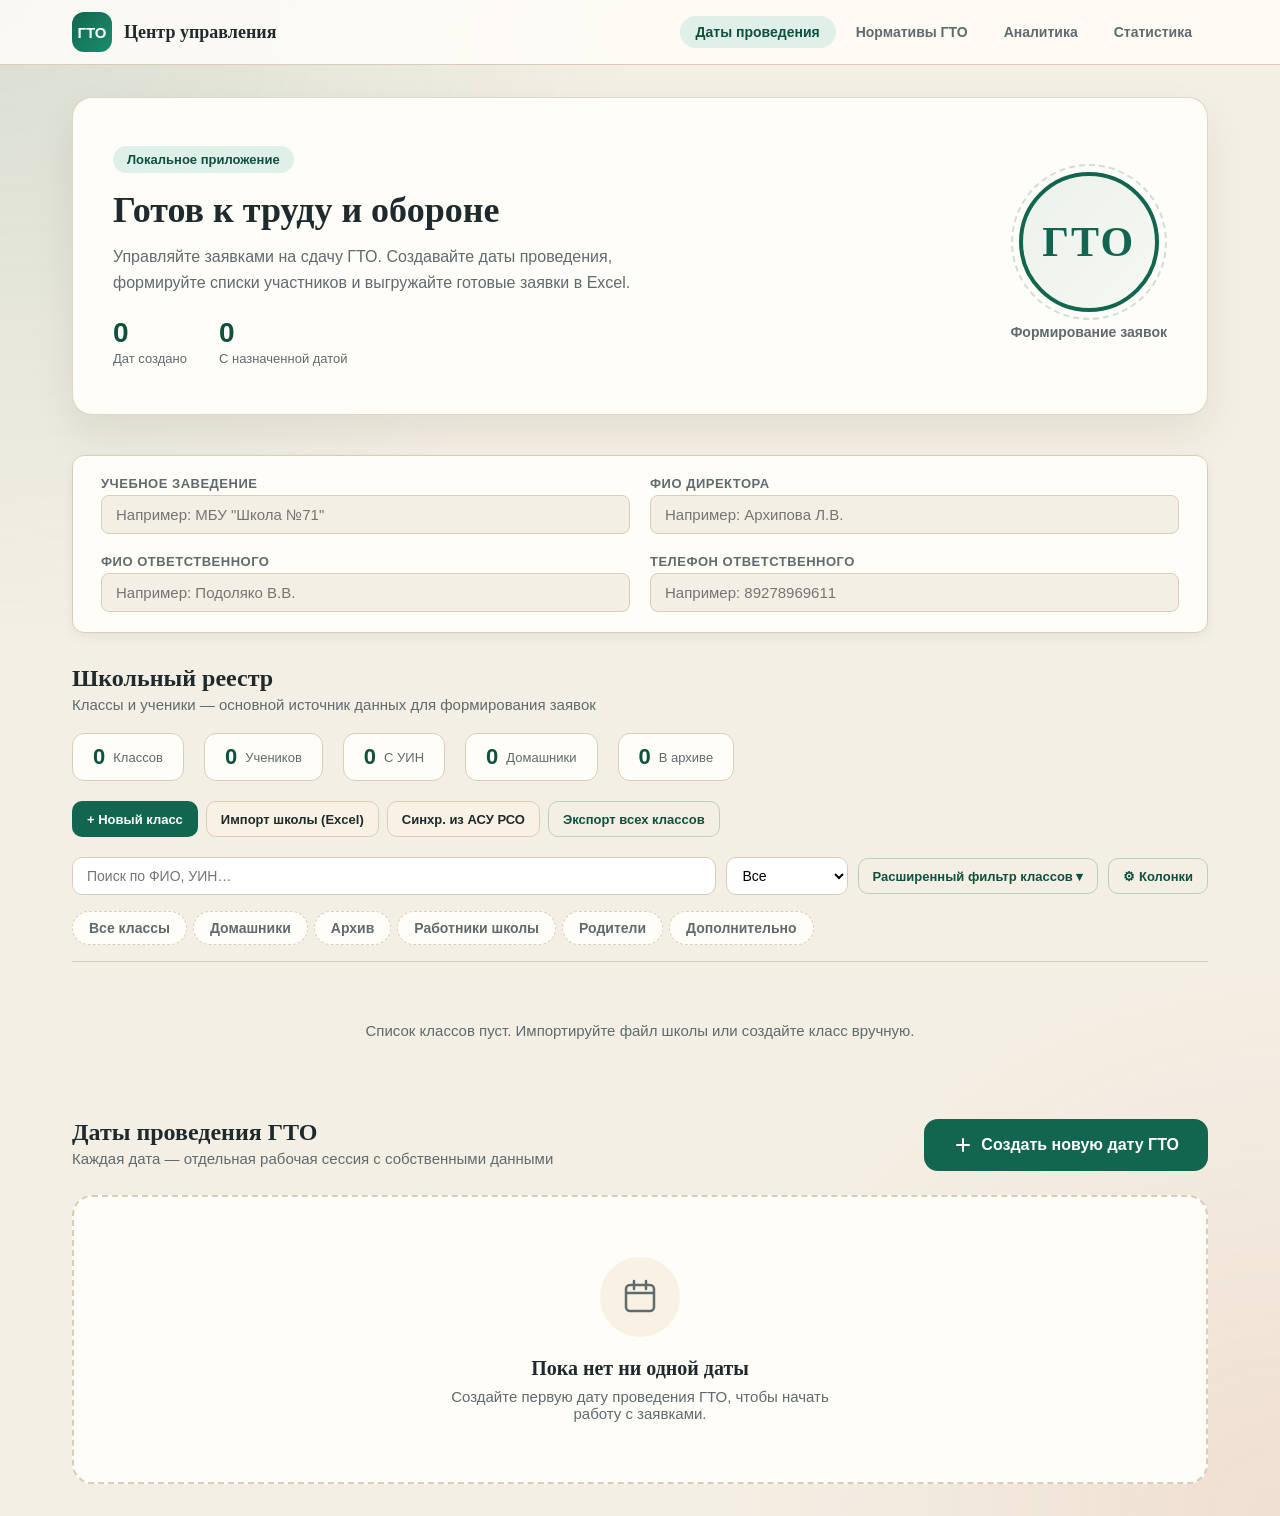
<file: GTO_App/index.html>
<!DOCTYPE html>
<html lang="ru">
<head>
  <meta charset="UTF-8">
  <meta name="viewport" content="width=device-width, initial-scale=1.0">
  <title>ГТО — Центр управления</title>
  <link rel="stylesheet" href="styles/dashboard.css">
  <link rel="stylesheet" href="styles/school-roster.css">
  <link rel="stylesheet" href="styles/standards.css">
</head>
<body>
  <nav class="topnav">
    <div class="topnav-inner">
      <div class="topnav-brand">
        <div class="topnav-logo">ГТО</div>
        <span class="topnav-title">Центр управления</span>
      </div>
      <div class="topnav-links">
        <a href="#" class="topnav-link is-active" data-tab="dates">Даты проведения</a>
        <a href="#" class="topnav-link" data-tab="standards">Нормативы ГТО</a>
        <a href="#" class="topnav-link" data-tab="analytics">Аналитика</a>
        <a href="#" class="topnav-link" data-tab="stats">Статистика</a>
      </div>
    </div>
  </nav>

  <main class="dashboard">
    <!-- Hero section -->
    <section class="hero-section">
      <div class="hero-content">
        <div class="hero-badge">Локальное приложение</div>
        <h1>Готов к труду и обороне</h1>
        <p>Управляйте заявками на сдачу ГТО. Создавайте даты проведения, формируйте списки участников и выгружайте готовые заявки в Excel.</p>
        <div class="hero-stats" id="heroStats"></div>
      </div>
      <div class="hero-visual">
        <div class="hero-emblem">
          <div class="emblem-ring">
            <div class="emblem-inner">ГТО</div>
          </div>
          <div class="emblem-text">Формирование заявок</div>
        </div>
      </div>
    </section>

    <!-- Global school settings -->
    <section class="global-settings-bar">
      <div class="global-settings-inner">
        <label class="global-settings-field">
          <span>Учебное заведение</span>
          <input id="globalSchoolName" type="text" placeholder="Например: МБУ &quot;Школа №71&quot;">
        </label>
        <label class="global-settings-field">
          <span>ФИО директора</span>
          <input id="globalDirector" type="text" placeholder="Например: Архипова Л.В.">
        </label>
        <label class="global-settings-field">
          <span>ФИО ответственного</span>
          <input id="globalResponsiblePerson" type="text" placeholder="Например: Подоляко В.В.">
        </label>
        <label class="global-settings-field">
          <span>Телефон ответственного</span>
          <input id="globalResponsiblePhone" type="text" placeholder="Например: 89278969611">
        </label>
      </div>
    </section>

    <!-- Dates tab -->
    <section class="tab-content is-active" id="tab-dates">
      <!-- School roster section -->
      <div class="roster-section">
        <div class="roster-section-header">
          <div>
            <h2>Школьный реестр</h2>
            <p class="roster-section-subtitle">Классы и ученики — основной источник данных для формирования заявок</p>
          </div>
        </div>
        <div id="schoolRoster">
          <!-- Rendered by school-roster.js -->
        </div>
      </div>

      <div class="section-header">
        <div>
          <h2>Даты проведения ГТО</h2>
          <p class="section-subtitle">Каждая дата — отдельная рабочая сессия с собственными данными</p>
        </div>
        <button class="btn btn-primary btn-lg" id="createSessionBtn" type="button">
          <svg width="20" height="20" viewBox="0 0 20 20" fill="none"><path d="M10 4v12M4 10h12" stroke="currentColor" stroke-width="2" stroke-linecap="round"/></svg>
          Создать новую дату ГТО
        </button>
      </div>

      <div id="sessionsList" class="sessions-grid">
        <!-- Sessions will be rendered here -->
      </div>
    </section>

    <!-- Standards management tab -->
    <section class="tab-content" id="tab-standards">
      <div class="section-header">
        <div>
          <h2>Управление нормативами ГТО</h2>
          <p class="section-subtitle">Просмотр и редактирование перечня испытаний по ступеням. Изменения сохраняются локально.</p>
        </div>
      </div>
      <div id="standardsManager">
        <!-- Rendered by standards-manager.js -->
      </div>
    </section>

    <!-- Analytics tab (stub) -->
    <section class="tab-content" id="tab-analytics">
      <div class="stub-screen">
        <div class="stub-icon">
          <svg width="48" height="48" viewBox="0 0 48 48" fill="none"><rect x="6" y="22" width="8" height="20" rx="2" fill="currentColor" opacity="0.3"/><rect x="20" y="14" width="8" height="28" rx="2" fill="currentColor" opacity="0.5"/><rect x="34" y="6" width="8" height="36" rx="2" fill="currentColor" opacity="0.8"/></svg>
        </div>
        <h2>Аналитика</h2>
        <p>Раздел аналитики находится в разработке. Здесь появятся сводные данные по всем датам проведения ГТО.</p>
      </div>
    </section>

    <!-- Stats tab (stub) -->
    <section class="tab-content" id="tab-stats">
      <div class="stub-screen">
        <div class="stub-icon">
          <svg width="48" height="48" viewBox="0 0 48 48" fill="none"><circle cx="24" cy="24" r="18" stroke="currentColor" stroke-width="3" opacity="0.3"/><path d="M24 6a18 18 0 0 1 18 18" stroke="currentColor" stroke-width="3" stroke-linecap="round" opacity="0.8"/><circle cx="24" cy="24" r="6" fill="currentColor" opacity="0.5"/></svg>
        </div>
        <h2>Статистика</h2>
        <p>Раздел статистики находится в разработке. Здесь появятся статистические отчёты и графики.</p>
      </div>
    </section>
  </main>

  <!-- Create session dialog -->
  <dialog id="createDialog" class="dialog">
    <form method="dialog" class="dialog-form">
      <div class="dialog-head">
        <h3>Новая дата проведения ГТО</h3>
        <button class="icon-btn" value="cancel" type="submit">&times;</button>
      </div>
      <div class="dialog-body">
        <label>
          <span>Дата проведения ГТО</span>
          <input id="newEventDate" type="date" required>
        </label>
        <p class="dialog-hint">Вы сможете изменить дату позже в рабочем пространстве.</p>
      </div>
      <div class="dialog-actions">
        <button class="btn btn-secondary" value="cancel" type="submit">Отмена</button>
        <button class="btn btn-primary" id="confirmCreateBtn" type="button">Создать</button>
      </div>
    </form>
  </dialog>

  <!-- Confirm delete dialog -->
  <dialog id="deleteDialog" class="dialog">
    <form method="dialog" class="dialog-form">
      <div class="dialog-head">
        <h3>Удалить дату?</h3>
        <button class="icon-btn" value="cancel" type="submit">&times;</button>
      </div>
      <div class="dialog-body">
        <p id="deleteMessage">Все данные этой сессии будут удалены безвозвратно.</p>
      </div>
      <div class="dialog-actions">
        <button class="btn btn-secondary" value="cancel" type="submit">Отмена</button>
        <button class="btn btn-danger" id="confirmDeleteBtn" type="button">Удалить</button>
      </div>
    </form>
  </dialog>

  <!-- Sync/Import report dialog -->
  <dialog id="reportDialog" class="dialog dialog-wide">
    <div class="dialog-form">
      <div class="dialog-head">
        <h3 id="reportTitle">Отчёт</h3>
        <button class="icon-btn" id="reportCloseBtn" type="button">&times;</button>
      </div>
      <div class="dialog-body" id="reportBody">
        <!-- Rendered dynamically -->
      </div>
      <div class="dialog-actions">
        <button class="btn btn-primary" id="reportOkBtn" type="button">Понятно</button>
      </div>
    </div>
  </dialog>

  <script src="assets/vendor/xlsx.full.min.js"></script>
  <script src="assets/vendor/exceljs.min.js"></script>
  <script src="scripts/core/date-utils.js"></script>
  <script src="scripts/core/session-storage.js"></script>
  <script src="scripts/core/school-storage.js"></script>
  <script src="scripts/core/gto-standards.js"></script>
  <script src="scripts/core/standards-storage.js"></script>
  <script src="scripts/data/school-import.js"></script>
  <script src="scripts/data/school-export.js"></script>
  <script src="scripts/ui/school-roster.js"></script>
  <script src="scripts/ui/standards-manager.js"></script>
  <script src="scripts/ui/dashboard.js"></script>
</body>
</html>
</file>
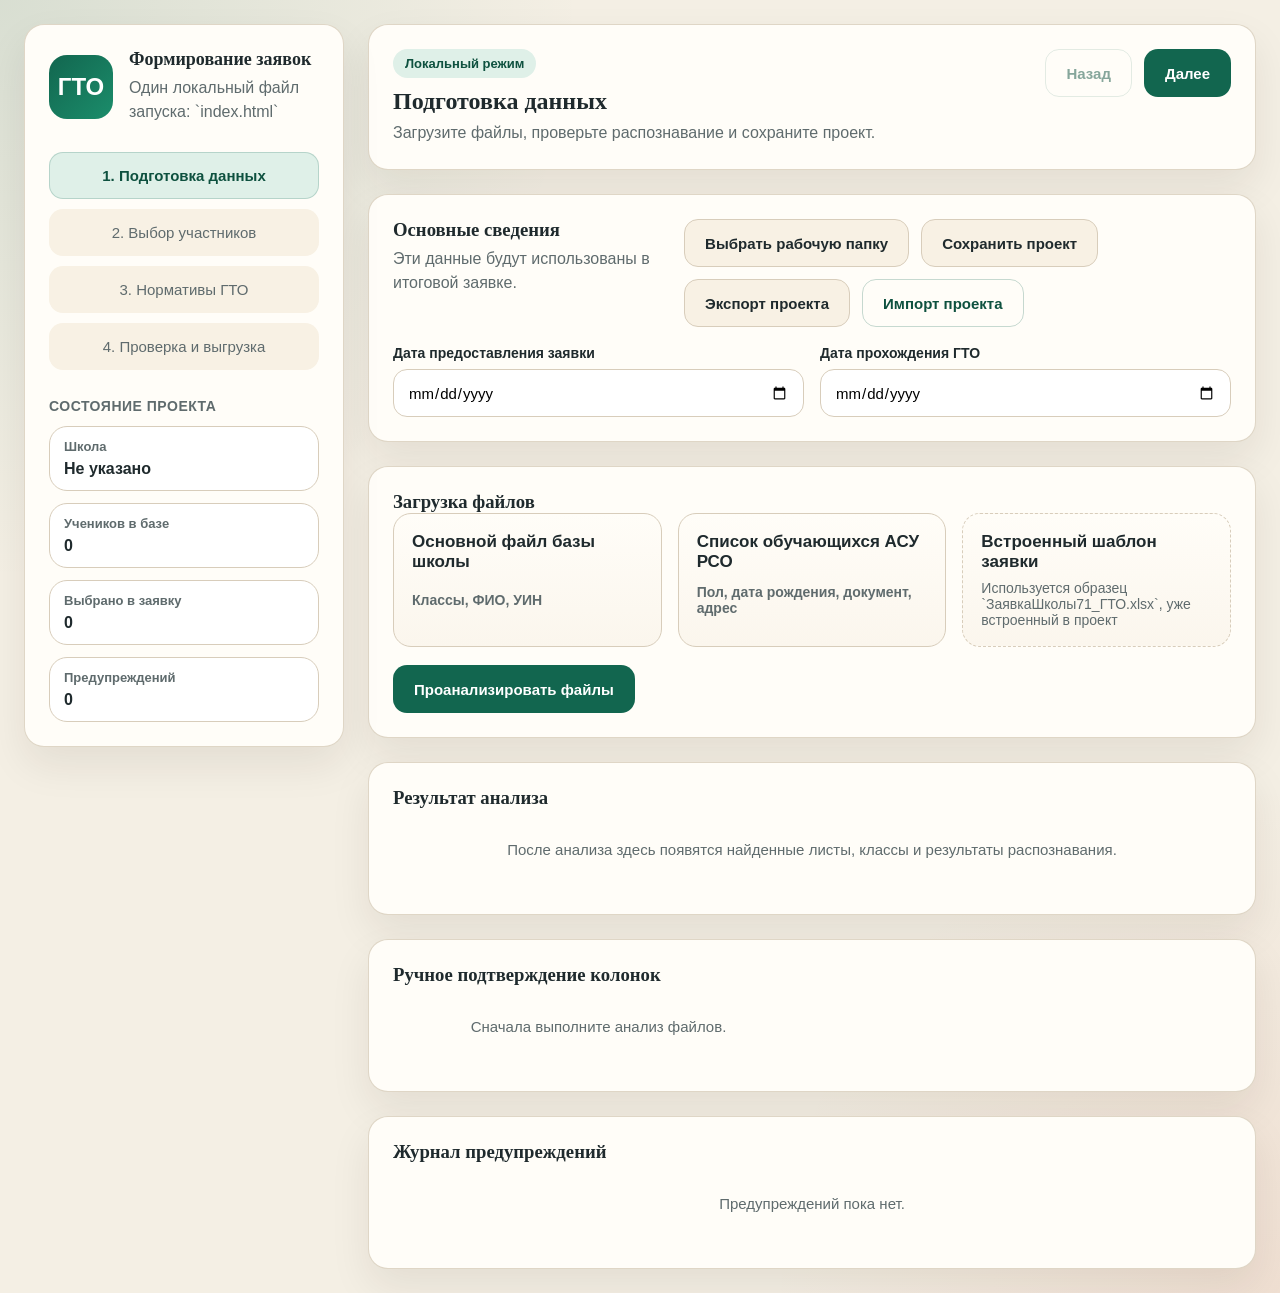
<file: GTO_App/workspace.html>
<!DOCTYPE html>
<html lang="ru">
<head>
  <meta charset="UTF-8">
  <meta name="viewport" content="width=device-width, initial-scale=1.0">
  <title>ГТО: рабочее пространство</title>
  <link rel="stylesheet" href="styles/main.css">
  <link rel="stylesheet" href="styles/workspace-bar.css">
  <link rel="stylesheet" href="styles/standards.css">
</head>
<body>
  <!-- Session context bar (integration point — shown only when opened from dashboard) -->
  <div id="sessionBar" class="session-bar" style="display:none">
    <div class="session-bar-inner">
      <a href="index.html" class="session-bar-back" id="backToDashboard">
        <svg width="18" height="18" viewBox="0 0 18 18" fill="none"><path d="M11 14L6 9l5-5" stroke="currentColor" stroke-width="2" stroke-linecap="round" stroke-linejoin="round"/></svg>
        На главную
      </a>
      <div class="session-bar-info">
        <span class="session-bar-label" id="sessionBarLabel">Загрузка...</span>
        <span class="session-bar-save" id="sessionBarSave"></span>
      </div>
    </div>
  </div>

  <div class="page-shell">
    <aside class="sidebar">
      <div class="brand">
        <div class="brand-mark">ГТО</div>
        <div>
          <h1>Формирование заявок</h1>
          <p>Один локальный файл запуска: `index.html`</p>
        </div>
      </div>

      <nav class="step-nav" id="stepNav"></nav>

      <section class="status-panel">
        <h2>Состояние проекта</h2>
        <div id="projectSummary" class="stack gap-sm"></div>
      </section>
    </aside>

    <main class="content">
      <header class="hero">
        <div>
          <span class="hero-kicker">Локальный режим</span>
          <h2 id="screenTitle">Подготовка данных</h2>
          <p id="screenDescription">Загрузите файлы, проверьте распознавание и сохраните проект.</p>
        </div>
        <div class="hero-actions">
          <button id="prevStepBtn" class="btn btn-ghost" type="button">Назад</button>
          <button id="nextStepBtn" class="btn btn-primary" type="button">Далее</button>
        </div>
      </header>

      <section id="screen-prepare" class="screen is-active">
        <section class="card">
          <div class="section-head">
            <div>
              <h3>Основные сведения</h3>
              <p>Эти данные будут использованы в итоговой заявке.</p>
            </div>
            <div class="actions-row">
              <button id="chooseFolderBtn" class="btn btn-secondary" type="button">Выбрать рабочую папку</button>
              <button id="saveProjectBtn" class="btn btn-secondary" type="button">Сохранить проект</button>
              <button id="exportStateBtn" class="btn btn-secondary" type="button">Экспорт проекта</button>
              <label class="btn btn-ghost file-btn">
                Импорт проекта
                <input id="importStateInput" type="file" accept=".json">
              </label>
            </div>
          </div>

          <div class="form-grid">
            <label>
              <span>Дата предоставления заявки</span>
              <input id="submissionDateInput" type="date">
            </label>
            <label>
              <span>Дата прохождения ГТО</span>
              <input id="eventDateInput" type="date">
            </label>
          </div>
        </section>

        <section class="card">
          <h3>Загрузка файлов</h3>
          <div class="upload-grid">
            <label class="upload-card">
              <span class="upload-title">Основной файл базы школы</span>
              <span class="upload-hint">Классы, ФИО, УИН</span>
              <input id="schoolFileInput" type="file" accept=".xlsx,.xls">
            </label>
            <label class="upload-card">
              <span class="upload-title">Список обучающихся АСУ РСО</span>
              <span class="upload-hint">Пол, дата рождения, документ, адрес</span>
              <input id="asuFileInput" type="file" accept=".xlsx,.xls">
            </label>
            <div class="upload-card upload-card-static">
              <span class="upload-title">Встроенный шаблон заявки</span>
              <span class="upload-hint">Используется образец `ЗаявкаШколы71_ГТО.xlsx`, уже встроенный в проект</span>
            </div>
          </div>

          <div class="actions-row">
            <button id="analyzeBtn" class="btn btn-primary" type="button">Проанализировать файлы</button>
          </div>
        </section>

        <section class="card">
          <h3>Результат анализа</h3>
          <div id="analysisSummary" class="stack"></div>
        </section>

        <section class="card">
          <h3>Ручное подтверждение колонок</h3>
          <div id="mappingEditor" class="mapping-grid"></div>
        </section>

        <section class="card">
          <h3>Журнал предупреждений</h3>
          <div id="issuesList" class="issue-list"></div>
        </section>
      </section>

      <section id="screen-select" class="screen">
        <section class="card">
          <div class="toolbar">
            <label class="toolbar-field grow">
              <span>Поиск по ФИО</span>
              <input id="studentSearchInput" type="search" placeholder="Введите фамилию или имя">
            </label>
            <label class="toolbar-field">
              <span>Фильтр</span>
              <select id="studentFilterSelect">
                <option value="all">Все</option>
                <option value="missingUin">Без УИН</option>
                <option value="selected">Уже добавленные</option>
                <option value="unselected">Еще не добавленные</option>
              </select>
            </label>
            <button id="addManualBtn" class="btn btn-secondary" type="button">Добавить вручную</button>
          </div>

          <div id="classTabs" class="class-tabs"></div>
          <div id="studentsTableWrap" class="table-wrap"></div>
        </section>

        <section class="card">
          <div class="section-head">
            <div>
              <h3>Выбранные участники</h3>
              <p>Список автоматически сортируется по алфавиту.</p>
            </div>
            <div id="selectedCountBadge" class="badge">0 участников</div>
          </div>
          <div id="selectedList" class="selected-list"></div>
        </section>
      </section>

      <section id="screen-standards" class="screen">
        <section class="card">
          <div class="section-head">
            <div>
              <h3>Выбор нормативов ГТО</h3>
              <p>Для каждого участника автоматически подгружаются испытания его ступени. Отметьте нужные.</p>
            </div>
          </div>
          <div id="standardsWrap"></div>
        </section>
      </section>

      <section id="screen-review" class="screen">
        <section class="card">
          <div class="stats-grid" id="reviewStats"></div>
        </section>

        <section class="card">
          <div class="section-head">
            <div>
              <h3>Проблемы перед выгрузкой</h3>
              <p>Нераспознанные поля будут заменены на прочерк и отмечены красным в Excel.</p>
            </div>
            <label style="display:flex;align-items:center;gap:6px;font-size:0.9em;">
              <span>Дата предоставления:</span>
              <input id="submissionDateExcelInput" type="date" style="padding:4px 6px;">
            </label>
            <button id="downloadExcelBtn" class="btn btn-primary" type="button">Скачать Excel-заявку</button>
            <button id="downloadCardsBtn" class="btn btn-secondary" type="button">Скачать карточки-заявки на всех участников</button>
            <button id="downloadMedBtn" class="btn btn-secondary" type="button">Скачать медзаявку ГТО</button>
          </div>
          <div id="reviewIssues" class="issue-list"></div>
        </section>

        <section class="card">
          <h3>Предпросмотр заявки</h3>
          <div id="reviewTableWrap" class="table-wrap"></div>
        </section>
      </section>
    </main>
  </div>

  <dialog id="manualDialog" class="dialog">
    <form method="dialog" id="manualForm" class="dialog-form">
      <div class="dialog-head">
        <h3>Добавить участника вручную</h3>
        <button class="icon-btn" value="cancel" type="submit">×</button>
      </div>
      <div class="form-grid">
        <label><span>ФИО</span><input name="fullName" type="text" required></label>
        <label><span>Класс или группа</span><input name="className" type="text"></label>
        <label><span>УИН / WIN</span><input name="uin" type="text"></label>
        <label>
          <span>Пол</span>
          <select name="gender">
            <option value="">Не указано</option>
            <option value="мужской">Мужской</option>
            <option value="женский">Женский</option>
          </select>
        </label>
        <label><span>Дата рождения</span><input name="birthDate" type="date"></label>
        <label><span>Номер документа</span><input name="documentNumber" type="text"></label>
        <label><span>Адрес проживания</span><input name="address" type="text"></label>
        <label><span>Место учебы</span><input name="schoolName" type="text"></label>
      </div>
      <div class="dialog-actions">
        <button class="btn btn-secondary" value="cancel" type="submit">Отмена</button>
        <button id="saveManualBtn" class="btn btn-primary" value="default" type="button">Добавить</button>
      </div>
    </form>
  </dialog>

  <script src="assets/vendor/xlsx.full.min.js"></script>
  <script src="assets/vendor/jszip.min.js"></script>
  <script src="assets/vendor/exceljs.min.js"></script>
  <script src="assets/vendor/jspdf.umd.min.js"></script>
  <script src="scripts/core/date-utils.js"></script>
  <script src="scripts/core/config.js"></script>
  <script src="scripts/core/builtin-template.js"></script>
  <script src="scripts/core/card-template.js"></script>
  <script src="scripts/core/pdf-fonts.js"></script>
  <script src="scripts/core/gto-standards.js"></script>
  <script src="scripts/core/utils.js"></script>
  <script src="scripts/core/logger.js"></script>
  <script src="scripts/core/session-storage.js"></script>
  <script src="scripts/core/school-storage.js"></script>
  <script src="scripts/core/storage.js"></script>
  <script src="scripts/data/normalizer.js"></script>
  <script src="scripts/data/calculations.js"></script>
  <script src="scripts/data/mapper.js"></script>
  <script src="scripts/excel/excel-reader.js"></script>
  <script src="scripts/core/med-template.js"></script>
  <script src="scripts/excel/exporter.js"></script>
  <script src="scripts/excel/med-exporter.js"></script>
  <script src="scripts/core/app-state.js"></script>
  <script src="scripts/core/standards-storage.js"></script>
  <script src="scripts/generators/card-generator.js"></script>
  <script src="scripts/ui/app.js"></script>
</body>
</html>
</file>
<file: GTO_App/styles/dashboard.css>
:root {
  --bg: #f4efe4;
  --panel: #fffdf8;
  --panel-soft: #f8f1e4;
  --text: #1f2a2d;
  --muted: #5f6b6d;
  --line: #d8cdbb;
  --accent: #12664f;
  --accent-strong: #0e513f;
  --accent-soft: #dff0e8;
  --warning: #c5512f;
  --warning-soft: #fbe5df;
  --danger-soft: #ffdedd;
  --success: #1b8d6b;
  --success-soft: #d4f5e6;
  --shadow: 0 18px 40px rgba(40, 30, 18, 0.08);
  --shadow-sm: 0 4px 12px rgba(40, 30, 18, 0.06);
  --radius: 20px;
  --radius-sm: 12px;
  --font-main: "Segoe UI", "Trebuchet MS", sans-serif;
  --font-accent: "Georgia", "Times New Roman", serif;
}

* { box-sizing: border-box; margin: 0; }

html, body {
  min-height: 100%;
  font-family: var(--font-main);
  color: var(--text);
  background:
    radial-gradient(circle at top left, rgba(18, 102, 79, 0.12), transparent 32%),
    radial-gradient(circle at bottom right, rgba(197, 81, 47, 0.1), transparent 28%),
    var(--bg);
}

/* ====== Top Navigation ====== */
.topnav {
  position: sticky;
  top: 0;
  z-index: 100;
  background: rgba(255, 253, 248, 0.85);
  backdrop-filter: blur(16px);
  border-bottom: 1px solid var(--line);
}
.topnav-inner {
  max-width: 1200px;
  margin: 0 auto;
  padding: 0 32px;
  display: flex;
  align-items: center;
  justify-content: space-between;
  height: 64px;
}
.topnav-brand {
  display: flex;
  align-items: center;
  gap: 12px;
}
.topnav-logo {
  width: 40px;
  height: 40px;
  display: grid;
  place-items: center;
  border-radius: 12px;
  background: linear-gradient(135deg, #12664f, #1b8d6b);
  color: white;
  font-weight: 800;
  font-size: 15px;
  flex-shrink: 0;
}
.topnav-title {
  font-family: var(--font-accent);
  font-size: 18px;
  font-weight: 700;
}
.topnav-links {
  display: flex;
  gap: 4px;
}
.topnav-link {
  padding: 8px 16px;
  border-radius: 999px;
  font-size: 14px;
  font-weight: 600;
  color: var(--muted);
  text-decoration: none;
  transition: all 0.2s;
}
.topnav-link:hover {
  color: var(--text);
  background: var(--panel-soft);
}
.topnav-link.is-active {
  color: var(--accent-strong);
  background: var(--accent-soft);
}

/* ====== Dashboard layout ====== */
.dashboard {
  max-width: 1200px;
  margin: 0 auto;
  padding: 32px;
}

/* ====== Hero Section ====== */
.hero-section {
  display: grid;
  grid-template-columns: 1fr auto;
  gap: 40px;
  align-items: center;
  padding: 48px 40px;
  margin-bottom: 40px;
  background: var(--panel);
  border: 1px solid rgba(216, 205, 187, 0.8);
  border-radius: var(--radius);
  box-shadow: var(--shadow);
  overflow: hidden;
}
.hero-content h1 {
  font-family: var(--font-accent);
  font-size: 36px;
  line-height: 1.2;
  margin-bottom: 12px;
}
.hero-content p {
  color: var(--muted);
  font-size: 16px;
  line-height: 1.6;
  max-width: 540px;
  margin-bottom: 24px;
}
.hero-badge {
  display: inline-block;
  padding: 6px 14px;
  border-radius: 999px;
  background: var(--accent-soft);
  color: var(--accent-strong);
  font-size: 13px;
  font-weight: 700;
  margin-bottom: 16px;
}
.hero-stats {
  display: flex;
  gap: 32px;
}
.hero-stat {
  text-align: left;
}
.hero-stat-value {
  font-size: 28px;
  font-weight: 800;
  color: var(--accent-strong);
  line-height: 1;
}
.hero-stat-label {
  font-size: 13px;
  color: var(--muted);
  margin-top: 4px;
}

/* Emblem visual */
.hero-visual {
  display: flex;
  justify-content: center;
  align-items: center;
}
.hero-emblem {
  text-align: center;
}
.emblem-ring {
  width: 140px;
  height: 140px;
  border-radius: 50%;
  border: 4px solid var(--accent);
  display: grid;
  place-items: center;
  margin: 0 auto 12px;
  position: relative;
  background: linear-gradient(135deg, rgba(18, 102, 79, 0.08), rgba(27, 141, 107, 0.04));
}
.emblem-ring::before {
  content: '';
  position: absolute;
  inset: -12px;
  border-radius: 50%;
  border: 2px dashed rgba(18, 102, 79, 0.2);
}
.emblem-inner {
  font-size: 42px;
  font-weight: 900;
  color: var(--accent);
  font-family: var(--font-accent);
  letter-spacing: 2px;
}
.emblem-text {
  font-size: 14px;
  font-weight: 600;
  color: var(--muted);
}

/* ====== Tab content ====== */
.tab-content {
  display: none;
}
.tab-content.is-active {
  display: block;
}

/* ====== Global settings bar ====== */
.global-settings-bar {
  margin-bottom: 32px;
  padding: 20px 28px;
  background: var(--panel);
  border: 1px solid var(--line);
  border-radius: var(--radius-sm);
  box-shadow: var(--shadow-sm);
}
.global-settings-inner {
  display: grid;
  grid-template-columns: 1fr 1fr;
  gap: 20px;
}
.global-settings-field {
  display: flex;
  flex-direction: column;
  gap: 4px;
}
.global-settings-field span {
  font-size: 13px;
  font-weight: 600;
  color: var(--muted);
  text-transform: uppercase;
  letter-spacing: 0.5px;
}
.global-settings-field input {
  padding: 10px 14px;
  border: 1px solid var(--line);
  border-radius: 8px;
  font-size: 15px;
  font-family: var(--font-main);
  background: var(--bg);
  transition: border-color 0.2s;
}
.global-settings-field input:focus {
  outline: none;
  border-color: var(--accent);
}

/* ====== Section header ====== */
.section-header {
  display: flex;
  align-items: start;
  justify-content: space-between;
  gap: 24px;
  margin-bottom: 24px;
}
.section-header h2 {
  font-family: var(--font-accent);
  font-size: 24px;
  margin-bottom: 4px;
}
.section-subtitle {
  color: var(--muted);
  font-size: 15px;
}

/* ====== Sessions grid ====== */
.sessions-grid {
  display: grid;
  grid-template-columns: repeat(auto-fill, minmax(340px, 1fr));
  gap: 20px;
}

/* Session card */
.session-card {
  background: var(--panel);
  border: 1px solid var(--line);
  border-radius: var(--radius);
  padding: 24px;
  box-shadow: var(--shadow-sm);
  transition: transform 0.2s, box-shadow 0.2s, border-color 0.2s;
  cursor: pointer;
  position: relative;
}
.session-card:hover {
  transform: translateY(-2px);
  box-shadow: var(--shadow);
  border-color: var(--accent);
}
.session-card-date {
  font-family: var(--font-accent);
  font-size: 20px;
  font-weight: 700;
  margin-bottom: 8px;
}
.session-card-label {
  color: var(--muted);
  font-size: 14px;
  margin-bottom: 16px;
}
.session-card-meta {
  display: flex;
  gap: 16px;
  font-size: 13px;
  color: var(--muted);
  margin-bottom: 16px;
}
.session-card-meta-item {
  display: flex;
  align-items: center;
  gap: 6px;
}
.session-card-dot {
  width: 8px;
  height: 8px;
  border-radius: 50%;
  background: var(--accent);
  flex-shrink: 0;
}
.session-card-actions {
  display: flex;
  gap: 8px;
  justify-content: flex-end;
}
.session-card-school {
  font-size: 14px;
  font-weight: 600;
  color: var(--text);
  margin-bottom: 4px;
}
.session-card-participants {
  display: inline-flex;
  align-items: center;
  gap: 6px;
  padding: 4px 10px;
  border-radius: 999px;
  background: var(--accent-soft);
  color: var(--accent-strong);
  font-size: 12px;
  font-weight: 700;
}

/* Empty state */
.empty-state {
  grid-column: 1 / -1;
  text-align: center;
  padding: 60px 32px;
  background: var(--panel);
  border: 2px dashed var(--line);
  border-radius: var(--radius);
}
.empty-state-icon {
  width: 80px;
  height: 80px;
  margin: 0 auto 20px;
  border-radius: 50%;
  background: var(--panel-soft);
  display: grid;
  place-items: center;
  color: var(--muted);
}
.empty-state h3 {
  font-family: var(--font-accent);
  font-size: 20px;
  margin-bottom: 8px;
}
.empty-state p {
  color: var(--muted);
  font-size: 15px;
  max-width: 400px;
  margin: 0 auto;
}

/* ====== Stub screens ====== */
.stub-screen {
  text-align: center;
  padding: 80px 32px;
  background: var(--panel);
  border: 1px solid var(--line);
  border-radius: var(--radius);
  box-shadow: var(--shadow-sm);
}
.stub-icon {
  width: 80px;
  height: 80px;
  margin: 0 auto 20px;
  border-radius: 50%;
  background: var(--accent-soft);
  color: var(--accent);
  display: grid;
  place-items: center;
}
.stub-screen h2 {
  font-family: var(--font-accent);
  font-size: 24px;
  margin-bottom: 8px;
}
.stub-screen p {
  color: var(--muted);
  font-size: 15px;
  max-width: 440px;
  margin: 0 auto;
  line-height: 1.6;
}

/* ====== Buttons ====== */
.btn {
  display: inline-flex;
  align-items: center;
  justify-content: center;
  gap: 8px;
  min-height: 44px;
  padding: 0 20px;
  border-radius: 14px;
  border: 1px solid transparent;
  cursor: pointer;
  font-weight: 600;
  font-size: 15px;
  font-family: inherit;
  transition: transform 0.18s, background 0.18s, box-shadow 0.18s;
}
.btn:hover { transform: translateY(-1px); }
.btn:active { transform: translateY(0); }
.btn-lg { min-height: 52px; padding: 0 28px; font-size: 16px; }
.btn-sm { min-height: 36px; padding: 0 14px; font-size: 13px; border-radius: 10px; }
.btn-primary { background: var(--accent); color: white; }
.btn-primary:hover { background: var(--accent-strong); box-shadow: 0 4px 16px rgba(18, 102, 79, 0.3); }
.btn-secondary { background: var(--panel-soft); color: var(--text); border-color: var(--line); }
.btn-secondary:hover { background: #f0e8d8; }
.btn-ghost { background: transparent; color: var(--accent-strong); border-color: rgba(18, 102, 79, 0.24); }
.btn-ghost:hover { background: var(--accent-soft); }
.btn-danger { background: var(--warning); color: white; }
.btn-danger:hover { background: #b3461f; box-shadow: 0 4px 12px rgba(197, 81, 47, 0.3); }
.btn-icon-only {
  width: 36px;
  min-height: 36px;
  padding: 0;
  border-radius: 10px;
  background: transparent;
  border: 1px solid var(--line);
  color: var(--muted);
  cursor: pointer;
  display: inline-grid;
  place-items: center;
  transition: all 0.2s;
}
.btn-icon-only:hover {
  background: var(--danger-soft);
  border-color: var(--warning);
  color: var(--warning);
}

/* ====== Dialog ====== */
.dialog {
  width: min(480px, calc(100vw - 32px));
  border: 0;
  border-radius: 24px;
  padding: 0;
  box-shadow: 0 24px 64px rgba(0, 0, 0, 0.2);
}
.dialog::backdrop {
  background: rgba(20, 20, 20, 0.45);
  backdrop-filter: blur(4px);
}
.dialog-form {
  padding: 28px;
  background: white;
  border-radius: 24px;
}
.dialog-head {
  display: flex;
  align-items: center;
  justify-content: space-between;
  margin-bottom: 20px;
}
.dialog-head h3 {
  font-family: var(--font-accent);
  margin: 0;
}
.dialog-body {
  margin-bottom: 24px;
}
.dialog-body label span {
  display: block;
  margin-bottom: 8px;
  font-size: 14px;
  font-weight: 600;
}
.dialog-body input[type="date"] {
  width: 100%;
  min-height: 48px;
  padding: 12px 14px;
  border: 1px solid var(--line);
  border-radius: 14px;
  background: white;
  font-size: 16px;
  font-family: inherit;
  transition: border-color 0.2s, box-shadow 0.2s;
}
.dialog-body input[type="date"]:focus {
  outline: none;
  border-color: var(--accent);
  box-shadow: 0 0 0 3px rgba(18, 102, 79, 0.12);
}
.dialog-hint {
  color: var(--muted);
  font-size: 13px;
  margin-top: 8px;
}
.dialog-actions {
  display: flex;
  gap: 12px;
  justify-content: flex-end;
}
.icon-btn {
  width: 40px;
  height: 40px;
  border: 0;
  border-radius: 50%;
  background: var(--panel-soft);
  cursor: pointer;
  font-size: 24px;
  transition: background 0.2s;
  display: inline-grid;
  place-items: center;
}
.icon-btn:hover { background: var(--danger-soft); }

/* ====== Responsive ====== */
@media (max-width: 900px) {
  .hero-section {
    grid-template-columns: 1fr;
    padding: 32px 24px;
  }
  .hero-visual { display: none; }
  .sessions-grid { grid-template-columns: 1fr; }
  .section-header { flex-direction: column; }
  .global-settings-inner { grid-template-columns: 1fr; }
}
@media (max-width: 600px) {
  .dashboard { padding: 16px; }
  .topnav-inner { padding: 0 16px; }
  .hero-content h1 { font-size: 28px; }
  .hero-stats { flex-direction: column; gap: 12px; }
  .topnav-links { gap: 0; }
  .topnav-link { padding: 8px 10px; font-size: 13px; }
}
</file>
<file: GTO_App/styles/school-roster.css>
/* ====== School Roster Section ====== */

.roster-section {
  margin-bottom: 40px;
}
.roster-section-header {
  display: flex;
  align-items: start;
  justify-content: space-between;
  gap: 24px;
  margin-bottom: 20px;
}
.roster-section-header h2 {
  font-family: var(--font-accent);
  font-size: 24px;
  margin-bottom: 4px;
}
.roster-section-subtitle {
  color: var(--muted);
  font-size: 15px;
}

/* ---- Stats bar ---- */
.roster-stats {
  display: flex;
  gap: 20px;
  margin-bottom: 20px;
}
.roster-stat {
  display: flex;
  align-items: center;
  gap: 8px;
  padding: 12px 20px;
  background: var(--panel);
  border: 1px solid var(--line);
  border-radius: var(--radius-sm);
}
.roster-stat-val {
  font-size: 22px;
  font-weight: 800;
  color: var(--accent-strong);
  line-height: 1;
}
.roster-stat-lbl {
  font-size: 13px;
  color: var(--muted);
}

/* ---- Action bar ---- */
.roster-actions {
  display: flex;
  flex-wrap: wrap;
  gap: 8px;
  margin-bottom: 20px;
}
.file-label {
  cursor: pointer;
}
.file-label input[type="file"] {
  display: none;
}

/* ---- Class tabs ---- */
.roster-class-tabs {
  display: flex;
  flex-wrap: wrap;
  gap: 6px;
  margin-bottom: 20px;
  padding-bottom: 16px;
  border-bottom: 1px solid var(--line);
}
.roster-class-tab {
  padding: 8px 16px;
  border-radius: 999px;
  border: 1px solid var(--line);
  background: var(--panel);
  color: var(--muted);
  font-size: 14px;
  font-weight: 600;
  font-family: inherit;
  cursor: pointer;
  transition: all 0.2s;
}
.roster-class-tab:hover {
  background: var(--panel-soft);
  color: var(--text);
  border-color: var(--accent);
}
.roster-class-tab.is-active {
  background: var(--accent);
  color: white;
  border-color: var(--accent);
}
.roster-class-tab.is-fixed {
  border-style: dashed;
}
.roster-class-tab.is-fixed.is-active {
  border-style: solid;
}
.roster-tab-sep {
  width: 1px;
  align-self: stretch;
  background: var(--line);
  margin: 2px 6px;
}
.roster-reason {
  font-size: 13px;
  color: var(--muted);
  max-width: 200px;
  overflow: hidden;
  text-overflow: ellipsis;
  white-space: nowrap;
}

/* ---- Class detail ---- */
.roster-detail {
  background: var(--panel);
  border: 1px solid var(--line);
  border-radius: var(--radius);
  padding: 24px;
  box-shadow: var(--shadow-sm);
}
.roster-detail-head {
  display: flex;
  align-items: center;
  justify-content: space-between;
  gap: 16px;
  margin-bottom: 20px;
  flex-wrap: wrap;
}
.roster-detail-title {
  display: flex;
  align-items: baseline;
  gap: 12px;
}
.roster-detail-title h3 {
  font-family: var(--font-accent);
  font-size: 20px;
  margin: 0;
}
.roster-detail-count {
  font-size: 14px;
  color: var(--muted);
  font-weight: 600;
}
.roster-detail-actions {
  display: flex;
  flex-wrap: wrap;
  gap: 8px;
}

/* ---- Students table ---- */
.roster-table-wrap {
  overflow-x: auto;
  margin-bottom: 16px;
}
.roster-table {
  width: 100%;
  border-collapse: collapse;
  font-size: 14px;
}
.roster-table thead th {
  text-align: left;
  padding: 10px 12px;
  font-weight: 700;
  font-size: 13px;
  color: var(--muted);
  border-bottom: 2px solid var(--line);
  background: var(--panel-soft);
  white-space: nowrap;
}
.roster-table tbody tr {
  border-bottom: 1px solid var(--line);
  cursor: pointer;
  transition: background 0.15s;
}
.roster-table tbody tr:hover {
  background: rgba(18, 102, 79, 0.04);
}
.roster-table tbody tr.is-selected {
  background: var(--accent-soft);
}
.roster-table tbody td {
  padding: 10px 12px;
  vertical-align: middle;
}
/* ---- Info badge & detail row ---- */
.roster-info-badge {
  display: inline-flex;
  align-items: center;
  justify-content: center;
  width: 18px;
  height: 18px;
  border-radius: 50%;
  background: var(--accent-soft);
  color: var(--accent-strong);
  font-size: 11px;
  font-weight: 800;
  font-style: italic;
  cursor: pointer;
  vertical-align: middle;
  margin-left: 6px;
  transition: all 0.2s;
  user-select: none;
}
.roster-info-badge:hover,
.roster-info-badge.is-open {
  background: var(--accent);
  color: white;
}
.roster-info-row {
  background: var(--panel-soft) !important;
}
.roster-info-row:hover {
  background: var(--panel-soft) !important;
}
.roster-info-row td {
  padding: 0 12px 12px !important;
}
.roster-info-grid {
  display: grid;
  grid-template-columns: repeat(auto-fill, minmax(200px, 1fr));
  gap: 8px;
  padding: 12px 16px;
  background: white;
  border-radius: 10px;
  border: 1px solid var(--line);
}
.roster-info-field {
  display: flex;
  flex-direction: column;
  gap: 2px;
}
.roster-info-editable {
  cursor: pointer;
  border-radius: 6px;
  padding: 4px 6px;
  transition: background 0.15s;
}
.roster-info-editable:hover {
  background: var(--accent-soft);
  outline: 1px dashed var(--accent);
}
.roster-info-label {
  font-size: 11px;
  font-weight: 700;
  color: var(--muted);
  text-transform: uppercase;
  letter-spacing: 0.3px;
}
.roster-info-value {
  font-size: 14px;
  color: var(--text);
}

.roster-uin-cell {
  cursor: pointer;
  border-radius: 6px;
  transition: background 0.15s;
}
.roster-uin-cell:hover {
  background: var(--accent-soft);
  outline: 1px dashed var(--accent);
}
.roster-row-actions {
  display: flex;
  gap: 4px;
  white-space: nowrap;
}

/* Icon buttons in table */
.btn-icon-sm {
  width: 32px;
  height: 32px;
  border: 1px solid var(--line);
  border-radius: 8px;
  background: transparent;
  color: var(--muted);
  cursor: pointer;
  font-size: 16px;
  display: inline-grid;
  place-items: center;
  transition: all 0.2s;
}
.btn-icon-sm:hover {
  background: var(--panel-soft);
  color: var(--text);
  border-color: var(--accent);
}
.btn-icon-danger:hover {
  background: var(--danger-soft);
  border-color: var(--warning);
  color: var(--warning);
}

/* ---- Mass move bar ---- */
.roster-mass-move {
  display: flex;
  align-items: center;
  gap: 12px;
  padding: 12px 16px;
  background: var(--panel-soft);
  border-radius: var(--radius-sm);
  border: 1px solid var(--line);
  flex-wrap: wrap;
}
.roster-mass-move label {
  display: flex;
  align-items: center;
  gap: 6px;
  font-size: 14px;
  font-weight: 600;
  cursor: pointer;
}
.roster-mass-move select {
  min-height: 36px;
  padding: 0 12px;
  border: 1px solid var(--line);
  border-radius: 10px;
  background: white;
  font-size: 14px;
  font-family: inherit;
}

/* ---- Empty state ---- */
.roster-empty {
  text-align: center;
  padding: 40px 20px;
  color: var(--muted);
  font-size: 15px;
}

/* ====== Report dialog ====== */
.dialog-wide {
  width: min(720px, calc(100vw - 32px));
}
.dialog-wide .dialog-body {
  max-height: 60vh;
  overflow-y: auto;
}
.report-summary {
  display: flex;
  flex-wrap: wrap;
  gap: 12px;
  margin-bottom: 20px;
}
.report-summary-item {
  display: flex;
  align-items: center;
  gap: 8px;
  padding: 8px 16px;
  border-radius: 10px;
  font-size: 14px;
  font-weight: 600;
}
.report-summary-item .report-badge {
  min-width: 28px;
  height: 28px;
  display: inline-flex;
  align-items: center;
  justify-content: center;
  border-radius: 8px;
  font-size: 15px;
  font-weight: 800;
}
.report-cat-added { background: var(--success-soft); color: #0d6e4f; }
.report-cat-added .report-badge { background: var(--success); color: white; }
.report-cat-moved { background: #e8f0fe; color: #1a56db; }
.report-cat-moved .report-badge { background: #1a56db; color: white; }
.report-cat-updated { background: #fef3cd; color: #856404; }
.report-cat-updated .report-badge { background: #d4a017; color: white; }
.report-cat-archived { background: var(--warning-soft); color: #9a3412; }
.report-cat-archived .report-badge { background: var(--warning); color: white; }
.report-cat-skipped { background: var(--panel-soft); color: var(--muted); }
.report-cat-skipped .report-badge { background: var(--muted); color: white; }
.report-cat-conflicts { background: var(--danger-soft); color: #991b1b; }
.report-cat-conflicts .report-badge { background: #dc2626; color: white; }

.report-section {
  margin-bottom: 16px;
}
.report-section-title {
  font-size: 14px;
  font-weight: 700;
  margin-bottom: 8px;
  padding: 6px 12px;
  border-radius: 8px;
  display: inline-block;
}
.report-list {
  list-style: none;
  padding: 0;
  margin: 0;
}
.report-list li {
  padding: 6px 12px;
  border-bottom: 1px solid var(--line);
  font-size: 13px;
  display: flex;
  align-items: baseline;
  gap: 8px;
}
.report-list li:last-child {
  border-bottom: 0;
}
.report-name {
  font-weight: 600;
  color: var(--text);
}
.report-detail {
  color: var(--muted);
  font-size: 12px;
}
.report-arrow {
  color: var(--accent);
  font-weight: 700;
}

/* ====== Toolbar: search + advanced filters + column picker ====== */
.roster-search-bar {
  display: flex;
  align-items: center;
  gap: 10px;
  margin-bottom: 16px;
  flex-wrap: wrap;
}
.roster-search-bar > #rosterSearchInput {
  flex: 1 1 260px;
  min-height: 38px;
  padding: 0 14px;
  border: 1px solid var(--line);
  border-radius: 10px;
  background: white;
  font-size: 14px;
  font-family: inherit;
  outline: none;
  transition: border-color 0.15s, box-shadow 0.15s;
}
.roster-search-bar > #rosterSearchInput:focus {
  border-color: var(--accent);
  box-shadow: 0 0 0 3px var(--accent-soft);
}
.roster-search-bar > #rosterFilterSelect {
  min-height: 38px;
  padding: 0 12px;
  border: 1px solid var(--line);
  border-radius: 10px;
  background: white;
  font-size: 14px;
  font-family: inherit;
  cursor: pointer;
}

/* ---- Dropdown wrapper ---- */
.roster-filter-dropdown {
  position: relative;
  display: inline-block;
}
.roster-filter-dropdown > .btn.is-active {
  background: var(--accent-soft);
  color: var(--accent-strong);
  border-color: var(--accent);
}
.roster-filter-panel {
  position: absolute;
  top: calc(100% + 6px);
  right: 0;
  z-index: 20;
  width: min(360px, 90vw);
  background: white;
  border: 1px solid var(--line);
  border-radius: var(--radius-sm);
  box-shadow: 0 12px 32px rgba(0, 0, 0, 0.12);
  padding: 14px 16px;
  display: flex;
  flex-direction: column;
  gap: 10px;
}
.roster-filter-panel-head {
  display: flex;
  align-items: center;
  justify-content: space-between;
  gap: 8px;
  flex-wrap: wrap;
}
.roster-filter-panel-actions {
  display: flex;
  gap: 6px;
}
.roster-filter-list {
  display: flex;
  flex-wrap: wrap;
  gap: 6px;
  max-height: 260px;
  overflow-y: auto;
  padding: 4px 2px;
}
.roster-filter-chip {
  display: inline-flex;
  align-items: center;
  gap: 6px;
  padding: 6px 10px;
  border: 1px solid var(--line);
  border-radius: 999px;
  background: var(--panel);
  font-size: 13px;
  font-weight: 600;
  color: var(--text);
  cursor: pointer;
  user-select: none;
}
.roster-filter-chip input[type="checkbox"] {
  accent-color: var(--accent);
  cursor: pointer;
}
.roster-filter-chip:has(input:checked) {
  background: var(--accent-soft);
  border-color: var(--accent);
  color: var(--accent-strong);
}
.roster-filter-panel-foot {
  display: flex;
  align-items: center;
  justify-content: space-between;
  gap: 8px;
  padding-top: 6px;
  border-top: 1px solid var(--line);
}
.roster-hint {
  font-size: 12px;
  color: var(--muted);
}
.roster-columns-list { max-height: 300px; }

/* ---- Inline-editable cells in main roster table ---- */
.roster-editable-cell {
  cursor: pointer;
  border-radius: 6px;
  transition: background 0.15s;
}
.roster-editable-cell:hover {
  background: var(--accent-soft);
  outline: 1px dashed var(--accent);
}

.roster-content-slot {
  min-height: 80px;
}

/* ====== Responsive ====== */
@media (max-width: 900px) {
  .roster-stats { flex-wrap: wrap; }
  .roster-detail-head { flex-direction: column; align-items: flex-start; }
  .roster-filter-panel { right: auto; left: 0; }
}
@media (max-width: 600px) {
  .roster-stats { flex-direction: column; }
  .roster-stat { padding: 10px 14px; }
  .roster-actions { flex-direction: column; }
  .roster-actions .btn { width: 100%; }
  .roster-class-tabs { gap: 4px; }
  .roster-class-tab { padding: 6px 12px; font-size: 13px; }
  .roster-search-bar { flex-direction: column; align-items: stretch; }
  .roster-search-bar > * { width: 100%; }
  .roster-filter-dropdown { width: 100%; }
  .roster-filter-dropdown > .btn { width: 100%; }
  .roster-filter-panel { width: 100%; right: 0; left: 0; }
}
</file>
<file: GTO_App/styles/standards.css>
/* ---- Standards selection step (workspace) ---- */
.standards-stage-nav {
  display: flex;
  flex-wrap: wrap;
  gap: 0.35rem;
  margin-bottom: 1rem;
  padding-bottom: 0.75rem;
  border-bottom: 1px solid var(--color-border, #e2e8f0);
  align-items: center;
}
.standards-stage-nav .class-tab {
  font-size: 0.8rem;
  padding: 0.3rem 0.6rem;
}
.standards-stage-nav .class-tab small {
  font-size: 0.7rem;
}
.standards-check-mark {
  color: #22c55e;
  font-weight: bold;
  margin-left: 0.2rem;
}
.standards-mode-bar {
  display: flex;
  align-items: center;
  gap: 0.35rem;
  margin-bottom: 0.75rem;
  padding: 0.5rem 0.75rem;
  background: var(--color-surface, #f8fafc);
  border: 1px solid var(--color-border, #e2e8f0);
  border-radius: 0.5rem;
}
.standards-partial {
  background: #fef9c3;
  border-radius: 0.25rem;
}
.standards-individual-picker {
  margin-bottom: 0.75rem;
  padding: 0.6rem 0.75rem;
  background: var(--color-surface, #f8fafc);
  border: 1px solid var(--color-border, #e2e8f0);
  border-radius: 0.5rem;
}
.standards-individual-picker-header {
  display: flex;
  align-items: center;
  gap: 0.5rem;
  margin-bottom: 0.4rem;
  font-size: 0.85rem;
  font-weight: 600;
}
.standards-individual-person {
  display: block;
  padding: 0.2rem 0 0.2rem 0.5rem;
  cursor: pointer;
  font-size: 0.85rem;
}
.standards-individual-person:hover {
  background: var(--color-hover, #f1f5f9);
  border-radius: 0.25rem;
}
.standards-individual-person input[type="checkbox"] {
  margin-right: 0.4rem;
  accent-color: #3b82f6;
}

.standards-item {
  margin-bottom: 1rem;
  padding: 0.75rem;
  border: 1px solid var(--color-border, #e2e8f0);
  border-radius: 0.5rem;
  background: var(--color-surface, #f8fafc);
}
.standards-hint {
  font-weight: 400;
  color: #64748b;
  font-size: 0.8rem;
}
.standards-discipline {
  display: flex;
  align-items: center;
  padding: 0.25rem 0 0.25rem 0.5rem;
  cursor: pointer;
  font-size: 0.85rem;
}
.standards-discipline:hover {
  background: var(--color-hover, #f1f5f9);
  border-radius: 0.25rem;
}
.standards-discipline input[type="checkbox"] {
  margin-right: 0.5rem;
  accent-color: #3b82f6;
}
.standards-actions {
  margin-top: 1rem;
  display: flex;
  gap: 0.5rem;
  justify-content: flex-end;
  flex-wrap: wrap;
}
.standards-summary {
  display: flex;
  gap: 1.5rem;
  padding: 0.6rem 0.75rem;
  background: var(--color-surface, #f8fafc);
  border: 1px solid var(--color-border, #e2e8f0);
  border-radius: 0.5rem;
  margin-bottom: 0.75rem;
  font-size: 0.85rem;
}
.standards-warn {
  color: #dc2626;
}
.standards-item-header {
  font-weight: 600;
  margin-bottom: 0.5rem;
  font-size: 0.9rem;
  display: flex;
  justify-content: space-between;
  align-items: center;
}
.standards-toggle-btn {
  padding: 0.15rem 0.4rem !important;
  font-size: 0.7rem !important;
}
.standards-add-disc-btn {
  padding: 0.1rem 0.35rem !important;
  font-size: 0.8rem !important;
  line-height: 1;
  margin-left: 0.25rem;
}
.standards-remove-disc-btn {
  background: none;
  border: none;
  color: #94a3b8;
  cursor: pointer;
  font-size: 0.75rem;
  padding: 0 0.3rem;
  margin-left: auto;
  line-height: 1;
  opacity: 0;
  transition: opacity 0.15s;
}
.standards-discipline:hover .standards-remove-disc-btn {
  opacity: 1;
}
.standards-remove-disc-btn:hover {
  color: #dc2626;
}

/* ---- Standards management (dashboard) ---- */
.standards-mgmt-tabs {
  display: flex;
  flex-wrap: wrap;
  gap: 0.25rem;
  margin-bottom: 1rem;
}
.standards-mgmt-tabs .class-tab {
  font-size: 0.75rem;
  padding: 0.25rem 0.5rem;
}
.standards-mgmt-stage {
  margin-bottom: 1rem;
}
.standards-mgmt-item {
  border: 1px solid var(--color-border, #e2e8f0);
  border-radius: 0.5rem;
  padding: 0.6rem;
  margin-bottom: 0.5rem;
  background: var(--color-surface, #f8fafc);
}
.standards-mgmt-item-header {
  display: flex;
  justify-content: space-between;
  align-items: center;
  font-weight: 600;
  font-size: 0.85rem;
  margin-bottom: 0.35rem;
}
.standards-mgmt-disc {
  display: flex;
  justify-content: space-between;
  align-items: center;
  padding: 0.2rem 0 0.2rem 0.75rem;
  font-size: 0.8rem;
}
.standards-mgmt-disc:hover {
  background: var(--color-hover, #f1f5f9);
  border-radius: 0.25rem;
}
.standards-mgmt-disc .btn {
  padding: 0.1rem 0.35rem;
  font-size: 0.7rem;
}
.standards-mgmt-actions {
  display: flex;
  gap: 0.35rem;
}
.standards-mgmt-actions .btn {
  padding: 0.15rem 0.4rem;
  font-size: 0.7rem;
}
</file>
<file: GTO_App/styles/main.css>
:root {
  --bg: #f4efe4;
  --panel: #fffdf8;
  --panel-soft: #f8f1e4;
  --text: #1f2a2d;
  --muted: #5f6b6d;
  --line: #d8cdbb;
  --accent: #12664f;
  --accent-strong: #0e513f;
  --accent-soft: #dff0e8;
  --warning: #c5512f;
  --warning-soft: #fbe5df;
  --danger-soft: #ffdedd;
  --success: #1b8d6b;
  --success-soft: #d4f5e6;
  --shadow: 0 18px 40px rgba(40, 30, 18, 0.08);
  --radius: 20px;
  --radius-sm: 12px;
  --font-main: "Segoe UI", "Trebuchet MS", sans-serif;
  --font-accent: "Georgia", "Times New Roman", serif;
}

* { box-sizing: border-box; }

html, body {
  margin: 0;
  min-height: 100%;
  font-family: var(--font-main);
  color: var(--text);
  background:
    radial-gradient(circle at top left, rgba(18, 102, 79, 0.12), transparent 32%),
    radial-gradient(circle at bottom right, rgba(197, 81, 47, 0.1), transparent 28%),
    var(--bg);
}

body { padding: 24px; }
a { color: inherit; text-decoration: none; }
button, input, select { font: inherit; }

.page-shell {
  display: grid;
  grid-template-columns: 320px minmax(0, 1fr);
  gap: 24px;
  max-width: 1520px;
  margin: 0 auto;
}

.sidebar, .card, .hero {
  background: var(--panel);
  border: 1px solid rgba(216, 205, 187, 0.8);
  border-radius: var(--radius);
  box-shadow: var(--shadow);
}

.sidebar {
  position: sticky;
  top: 24px;
  align-self: start;
  padding: 24px;
}

.brand { display: flex; align-items: center; gap: 16px; margin-bottom: 28px; }
.brand-mark {
  width: 64px; height: 64px; display: grid; place-items: center; border-radius: 18px;
  background: linear-gradient(135deg, #12664f, #1b8d6b); color: white; font-weight: 800; font-size: 24px;
  flex-shrink: 0;
}
.brand h1, .hero h2, .card h3, .dialog h3 { margin: 0; font-family: var(--font-accent); }
.brand h1 { font-size: 18px; }
.brand p, .hero p, .section-head p, .status-item small, .issue-card p { color: var(--muted); margin: 6px 0 0; line-height: 1.5; }

.step-nav { display: grid; gap: 10px; margin-bottom: 28px; }
.step-link {
  padding: 14px 16px; border-radius: 14px; background: var(--panel-soft); color: var(--muted);
  border: 1px solid transparent; cursor: pointer; font-size: 15px; font-weight: 500;
  transition: all 0.2s ease;
}
.step-link:hover { background: var(--accent-soft); }
.step-link.is-active { background: var(--accent-soft); color: var(--accent-strong); border-color: rgba(18, 102, 79, 0.2); font-weight: 700; }

.status-panel h2 { font-size: 14px; text-transform: uppercase; letter-spacing: 0.5px; color: var(--muted); margin: 0 0 12px; }

.content { display: grid; gap: 24px; }
.hero, .card { padding: 24px; }
.hero { display: flex; justify-content: space-between; align-items: start; gap: 20px; }
.hero-kicker { display: inline-block; margin-bottom: 10px; padding: 7px 12px; border-radius: 999px; background: var(--accent-soft); color: var(--accent-strong); font-size: 13px; font-weight: 700; }
.hero-actions, .actions-row, .dialog-actions { display: flex; flex-wrap: wrap; gap: 12px; }

.btn {
  display: inline-flex; align-items: center; justify-content: center; min-height: 48px; padding: 0 20px;
  border-radius: 14px; border: 1px solid transparent; cursor: pointer;
  font-weight: 600; font-size: 15px;
  transition: transform 0.18s ease, background 0.18s ease, box-shadow 0.18s ease;
}
.btn:hover { transform: translateY(-1px); }
.btn:active { transform: translateY(0); }
.btn:disabled { opacity: 0.5; cursor: not-allowed; transform: none; }
.btn-primary { background: var(--accent); color: white; }
.btn-primary:hover { background: var(--accent-strong); box-shadow: 0 4px 16px rgba(18, 102, 79, 0.3); }
.btn-secondary { background: var(--panel-soft); color: var(--text); border-color: var(--line); }
.btn-secondary:hover { background: #f0e8d8; }
.btn-ghost { background: transparent; color: var(--accent-strong); border-color: rgba(18, 102, 79, 0.24); }
.btn-ghost:hover { background: var(--accent-soft); }
.btn-danger { background: var(--warning); color: white; }
.btn-danger:hover { background: #b3461f; }
.btn-sm { min-height: 38px; padding: 0 14px; font-size: 14px; border-radius: 10px; }
.file-btn input, .upload-card input { display: none; }

.form-grid, .upload-grid, .stats-grid, .mapping-grid {
  display: grid;
  gap: 16px;
}
.form-grid { grid-template-columns: repeat(2, minmax(0, 1fr)); }
.upload-grid { grid-template-columns: repeat(3, minmax(0, 1fr)); margin-bottom: 18px; }
.stats-grid { grid-template-columns: repeat(4, minmax(0, 1fr)); }
.mapping-grid { grid-template-columns: repeat(2, minmax(0, 1fr)); }

label span, .toolbar-field span { display: block; margin-bottom: 8px; font-size: 14px; font-weight: 600; }
input[type="text"], input[type="date"], input[type="search"], select {
  width: 100%; min-height: 48px; padding: 12px 14px;
  border: 1px solid var(--line); border-radius: 14px; background: white;
  font-size: 15px;
  transition: border-color 0.2s, box-shadow 0.2s;
}
input[type="text"]:focus, input[type="date"]:focus, input[type="search"]:focus, select:focus {
  outline: none; border-color: var(--accent); box-shadow: 0 0 0 3px rgba(18, 102, 79, 0.12);
}

.upload-card, .status-item, .issue-card, .stat-card, .selected-row, .summary-card {
  border: 1px solid var(--line);
  border-radius: 18px;
  background: white;
}

.upload-card {
  display: grid; gap: 8px; padding: 18px; min-height: 132px; cursor: pointer;
  background: linear-gradient(180deg, #fffdf8, #fbf6ed);
  transition: border-color 0.2s, background 0.2s, box-shadow 0.2s;
}
.upload-card:hover {
  border-color: var(--accent);
  box-shadow: 0 4px 12px rgba(18, 102, 79, 0.1);
}

.upload-card-static {
  cursor: default;
  border-style: dashed;
}
.upload-card-static:hover {
  border-color: var(--line);
  box-shadow: none;
}

.upload-card--has-file {
  border-color: var(--success);
  background: linear-gradient(180deg, #f0faf2, #e6f5ea);
  border-width: 2px;
}

.upload-file-name {
  font-size: 13px;
  font-weight: 600;
  color: var(--success);
  word-break: break-all;
}

.upload-file-name:not(:empty)::before {
  content: '\2713  ';
}

.upload-title { margin: 0; font-size: 17px; font-weight: 700; }
.upload-hint { color: var(--muted); font-size: 14px; }
.stack { display: grid; gap: 16px; }
.gap-sm { gap: 12px; }
.status-item, .summary-card, .issue-card, .stat-card { padding: 16px; }
.status-item strong, .stat-card strong, .summary-card strong { display: block; margin-bottom: 6px; font-size: 15px; }
.stat-card { text-align: center; }
.stat-card div { font-size: 28px; font-weight: 800; color: var(--accent-strong); }
.status-badge, .badge { display: inline-flex; align-items: center; gap: 8px; padding: 8px 12px; border-radius: 999px; font-size: 13px; font-weight: 700; }
.status-ok, .badge { background: var(--accent-soft); color: var(--accent-strong); }
.status-warn { background: #fff2d8; color: #8a5a08; }
.status-danger { background: var(--warning-soft); color: var(--warning); }

.toolbar { display: flex; flex-wrap: wrap; gap: 16px; margin-bottom: 20px; align-items: end; }
.toolbar-field { min-width: 220px; }
.grow { flex: 1; }
.class-tabs { display: flex; flex-wrap: wrap; gap: 10px; margin-bottom: 18px; }
.class-tab {
  padding: 10px 16px; border-radius: 999px; border: 1px solid var(--line);
  background: white; cursor: pointer; font-size: 14px; font-weight: 600;
  transition: all 0.2s;
}
.class-tab:hover { border-color: var(--accent); color: var(--accent); }
.class-tab.is-active { background: var(--accent); color: white; border-color: var(--accent); }
.class-tab-fixed { border-style: dashed; }
.class-tab-fixed.is-active { border-style: solid; }
.class-tab-sep { width: 1px; align-self: stretch; background: var(--line); margin: 2px 4px; }

.table-wrap { overflow-x: auto; border: 1px solid var(--line); border-radius: 18px; background: white; }
table { width: 100%; border-collapse: collapse; min-width: 900px; }
th, td { padding: 12px 10px; border-bottom: 1px solid #eee7db; text-align: left; vertical-align: top; font-size: 14px; }
thead th { background: #faf5eb; font-size: 13px; font-weight: 700; text-transform: uppercase; letter-spacing: 0.3px; color: var(--muted); position: sticky; top: 0; z-index: 1; }
tbody tr { transition: background 0.15s; }
tbody tr:hover { background: #fffaf0; }
tbody tr:last-child td { border-bottom: none; }
.cell-danger { background: var(--danger-soft); }

.issue-list, .selected-list { display: grid; gap: 12px; }
.selected-row { display: flex; align-items: center; justify-content: space-between; gap: 16px; padding: 14px 16px; }
.selected-row strong { display: block; margin-bottom: 4px; }
.muted { color: var(--muted); font-size: 13px; }
.section-head { display: flex; align-items: start; justify-content: space-between; gap: 16px; margin-bottom: 18px; }

.dialog { width: min(860px, calc(100vw - 32px)); border: 0; border-radius: 24px; padding: 0; box-shadow: 0 24px 64px rgba(0,0,0,0.2); }
.dialog::backdrop { background: rgba(20, 20, 20, 0.45); backdrop-filter: blur(4px); }
.dialog-form { padding: 28px; background: white; border-radius: 24px; }
.dialog-head { display: flex; align-items: center; justify-content: space-between; margin-bottom: 20px; }
.icon-btn { width: 40px; height: 40px; border: 0; border-radius: 50%; background: var(--panel-soft); cursor: pointer; font-size: 24px; transition: background 0.2s; }
.icon-btn:hover { background: var(--danger-soft); }

.screen { display: none; gap: 24px; }
.screen.is-active { display: grid; }
.empty-state { padding: 32px; text-align: center; color: var(--muted); font-size: 15px; }

/* Summary cards in sidebar */
.summary-card { padding: 12px 14px; }
.summary-card strong { font-size: 13px; color: var(--muted); }
.summary-card div { font-size: 16px; font-weight: 700; }

/* Issue cards */
.issue-card { padding: 14px 16px; }
.issue-card strong { display: block; margin: 6px 0 4px; }

/* Mapping editor */
.mapping-grid .status-item { display: grid; gap: 12px; }
.mapping-grid .status-item label { display: grid; grid-template-columns: 1fr 2fr; gap: 8px; align-items: center; }
.mapping-grid .status-item label span { margin: 0; font-size: 13px; }
.mapping-grid .status-item label select { min-height: 40px; font-size: 13px; border-radius: 10px; }

/* Download button highlight */
#downloadExcelBtn {
  min-height: 52px; padding: 0 28px; font-size: 16px; font-weight: 700;
  background: linear-gradient(135deg, #12664f, #1b8d6b);
  box-shadow: 0 4px 16px rgba(18, 102, 79, 0.3);
}
#downloadExcelBtn:hover {
  box-shadow: 0 6px 24px rgba(18, 102, 79, 0.4);
}

@media (max-width: 1100px) {
  .page-shell { grid-template-columns: 1fr; }
  .sidebar { position: static; }
  .upload-grid, .form-grid, .mapping-grid { grid-template-columns: 1fr; }
  .stats-grid { grid-template-columns: repeat(2, 1fr); }
  .hero { flex-direction: column; }
}

@media (max-width: 600px) {
  body { padding: 12px; }
  .hero, .card { padding: 16px; }
  .stats-grid { grid-template-columns: 1fr; }
}
</file>
<file: GTO_App/styles/workspace-bar.css>
/* Session context bar — displayed when workspace is opened from dashboard */
.session-bar {
  position: sticky;
  top: 0;
  z-index: 200;
  background: rgba(255, 253, 248, 0.92);
  backdrop-filter: blur(16px);
  border-bottom: 1px solid var(--line);
  padding: 0 24px;
}
.session-bar-inner {
  max-width: 1520px;
  margin: 0 auto;
  display: flex;
  align-items: center;
  justify-content: space-between;
  height: 48px;
  gap: 16px;
}
.session-bar-back {
  display: inline-flex;
  align-items: center;
  gap: 6px;
  padding: 6px 14px 6px 10px;
  border-radius: 999px;
  font-size: 14px;
  font-weight: 600;
  color: var(--accent-strong);
  text-decoration: none;
  background: var(--accent-soft);
  transition: background 0.2s, transform 0.15s;
  flex-shrink: 0;
}
.session-bar-back:hover {
  background: #c8e8d8;
  transform: translateX(-2px);
}
.session-bar-info {
  display: flex;
  align-items: center;
  gap: 12px;
  min-width: 0;
}
.session-bar-label {
  font-size: 14px;
  font-weight: 700;
  color: var(--text);
  white-space: nowrap;
  overflow: hidden;
  text-overflow: ellipsis;
}
.session-bar-save {
  font-size: 12px;
  font-weight: 600;
  color: var(--success);
  opacity: 0;
  transition: opacity 0.3s;
  white-space: nowrap;
}
.session-bar-save.is-visible {
  opacity: 1;
}

/* Offset body padding for session bar */
.session-bar + .page-shell {
  /* No change needed — the bar is sticky so it overlays the scroll */
}
</file>
